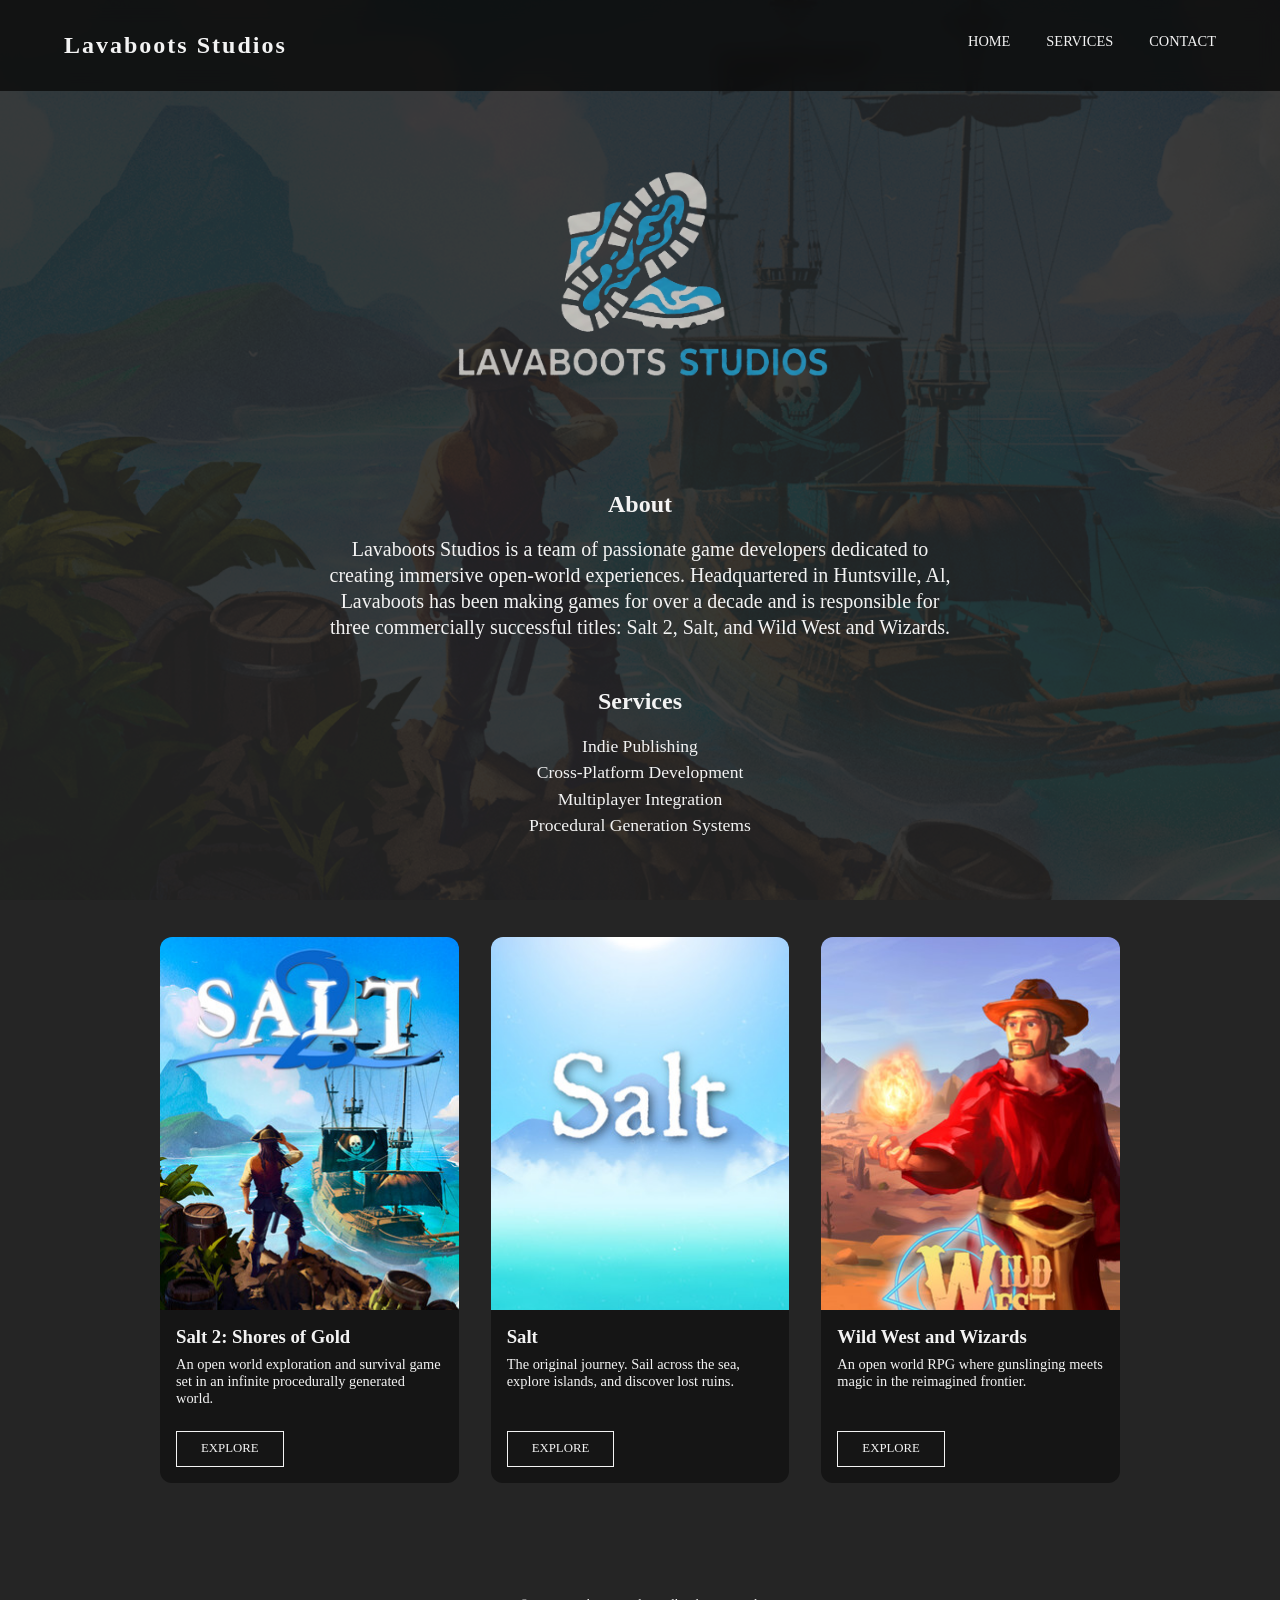
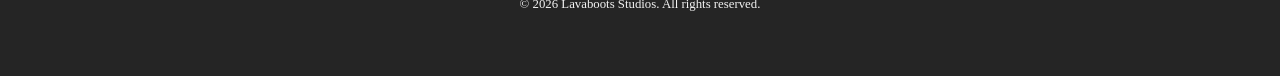
<file: index.html>
<!DOCTYPE html>
<html lang="en">
<head>
    <meta charset="UTF-8">
    <meta name="viewport" content="width=device-width, initial-scale=1.0">
    <title>Lavaboots Studios</title>
    <link rel="stylesheet" href="style.css">
</head>
<body>
    <nav aria-label="Primary Navigation">
        <h1 class="logo">Lavaboots Studios</h1>
        <div class="nav-links">
            <a href="index.html">Home</a>
            <a href="services.html">Services</a>
            <a href="contact.html">Contact</a>
        </div>
    </nav>

    <main>
        <section class="hero">
            <img id="image-logo" src="Images/LavabootsLogo.png" alt="Lavaboots Logo" width="400">
            <h1>About</h1>
            <br>
            <p>Lavaboots Studios is a team of passionate game developers 
            dedicated to creating immersive open-world experiences.
            Headquartered in Huntsville, Al, Lavaboots has been making 
            games for over a decade and is responsible for three 
            commercially successful titles: Salt 2, Salt, and Wild West and Wizards.
            </p>
            <h1>Services</h1>
            <br>
            <ul>
                <li>Indie Publishing</li>
                <li>Cross-Platform Development</li>
                <li>Multiplayer Integration</li>
                <li>Procedural Generation Systems</li>
            </ul>
        </section>

        <section id="games" class="game-grid">
            <div class="game-card">
                <img src="Images/Salt2Logo.jpg" alt="Salt 2:Shores of Gold" class="game-img">
                <div class="game-info">
                    <h3>Salt 2: Shores of Gold</h3>
                    <p>An open world exploration and survival game set in an infinite procedurally generated world.</p>
                    <a href="https://store.steampowered.com/app/1574900/Salt_2_Shores_of_Gold/" class="btn" target="_blank" aria-label="Explore Salt Two">Explore</a>
                </div>
            </div>

            <div class="game-card">
                <img src="Images/SaltLogo.jpg" alt="Salt" class="game-img">
                <div class="game-info">
                    <h3>Salt</h3>
                    <p>The original journey. Sail across the sea, explore islands, and discover lost ruins.</p>
                    <a href="https://store.steampowered.com/app/327860/Salt/" class="btn" target="_blank" aria-label="Explore Salt One">Explore</a>
                </div>
            </div>

            <div class="game-card">
                <img src="Images/WildWestAndWizardsLogo.jpg" alt="Wild West and Wizards" class="game-img">
                <div class="game-info">
                    <h3>Wild West and Wizards</h3>
                    <p>An open world RPG where gunslinging meets magic in the reimagined frontier.</p>
                    <a href="https://store.steampowered.com/app/1071290/Wild_West_and_Wizards/" class="btn" target="_blank" aria-label="Explore Wild West and Wizards">Explore</a>
                </div>
            </div>
        </section>

    </main>


    <footer>
        <p></p>
    </footer>

    <script src="script.js"></script>
</body>
</html>
</file>
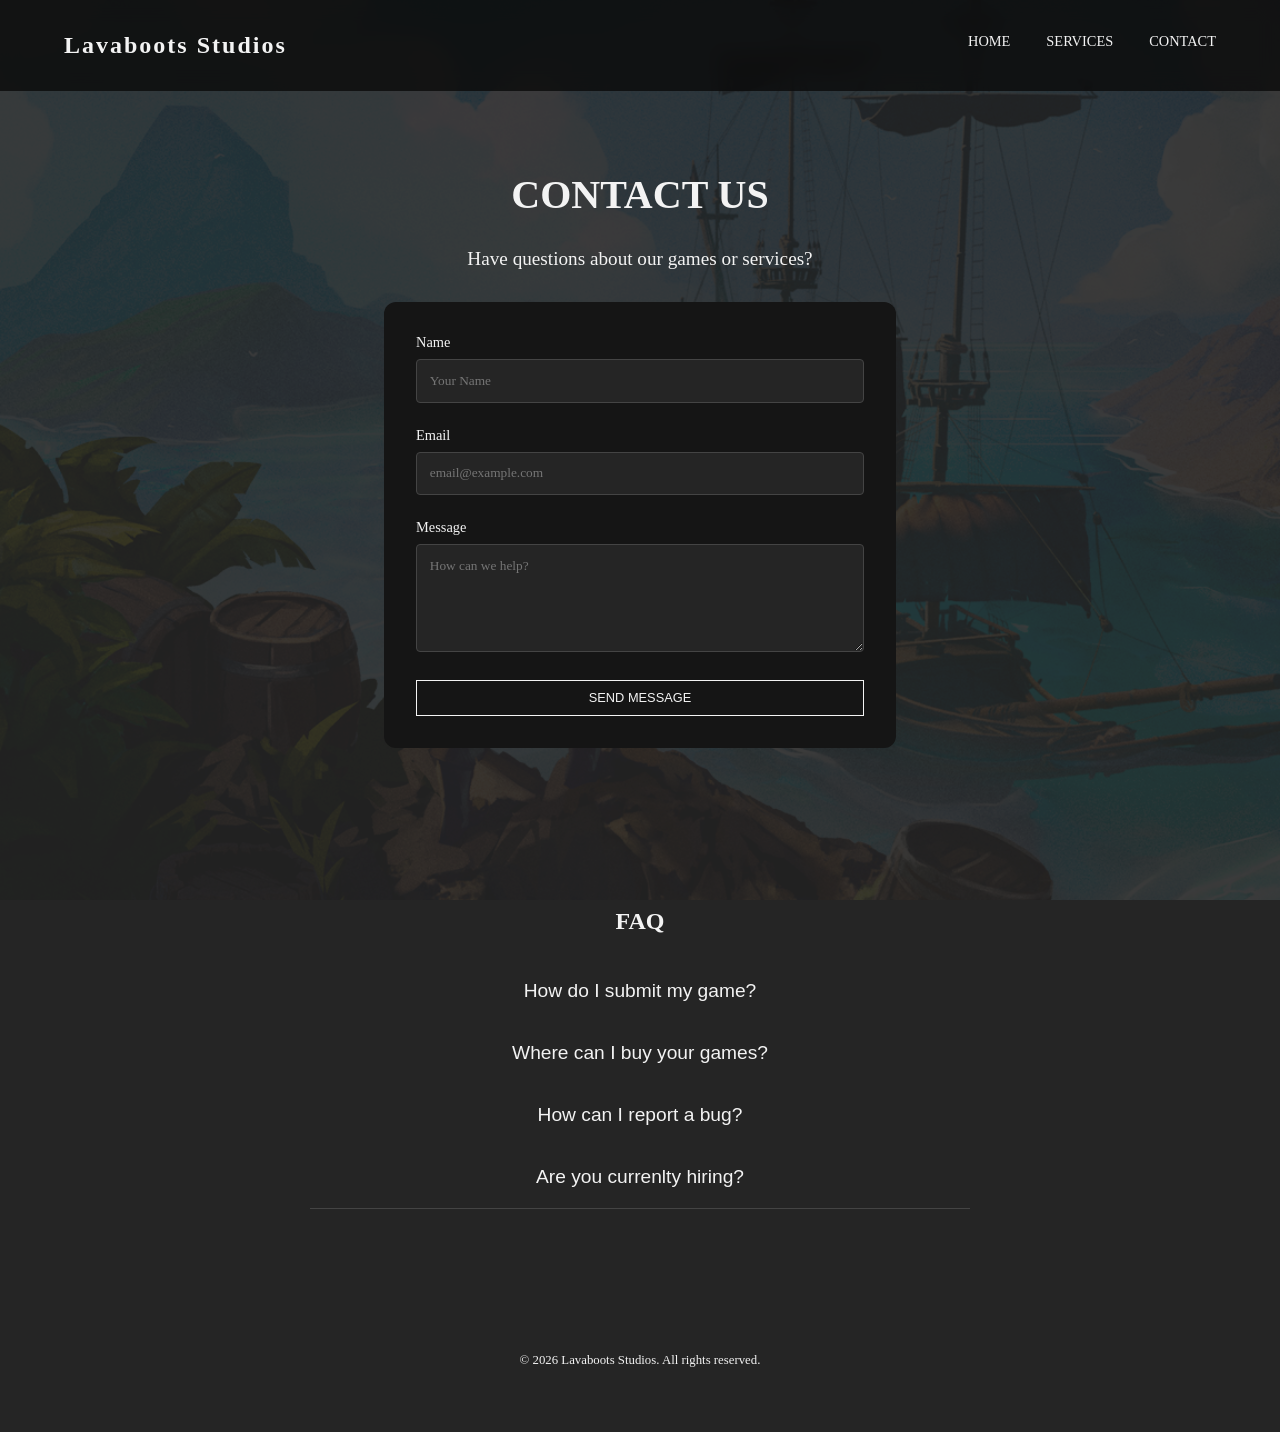
<file: contact.html>
<!DOCTYPE html>
<html lang="en">
<head>
    <meta charset="UTF-8">
    <meta name="viewport" content="width=device-width, initial-scale=1.0">
    <title>Lavaboots Studios</title>
    <link rel="stylesheet" href="style.css">
</head>
<body>
    <nav aria-label="Primary Navigation">
        <h1 class="logo">Lavaboots Studios</h1>
        <div class="nav-links">
            <a href="index.html">Home</a>
            <a href="services.html">Services</a>
            <a href="contact.html">Contact</a>
        </div>
    </nav>

    <main>
        <section id="contact" class="contact-section">
            <h1 class="section-title">Contact Us</h1>
            <p class="contact-subtitle">Have questions about our games or services?</p>
            
            <form class="contact-form">
                <div class="form-group">
                    <label for="name">Name</label>
                    <input type="text" id="name" name="name" placeholder="Your Name" required>
                </div>

                <div class="form-group">
                    <label for="email">Email</label>
                    <input type="email" id="email" name="email" placeholder="email@example.com" required>
                </div>

                <div class="form-group">
                    <label for="message">Message</label>
                    <textarea id="message" name="message" rows="5" placeholder="How can we help?" required></textarea>
                </div>

                <button type="submit" class="btn submit-btn">Send Message</button>
            </form>
        </section>

        <section class="faq-section">
            <h1>FAQ</h1>
            <div class="faq-item">
                <button class="faq-question">How do I submit my game?</button>
                <div class="faq-answer"><p>Contact us via the form below with a pitch deck!</p></div>
                <button class="faq-question">Where can I buy your games?</button>
                <div class="faq-answer"><p>You can currently buy our entire collection on the Steam Store.</p></div>
                <button class="faq-question">How can I report a bug?</button>
                <div class="faq-answer"><p>All of our games feature in-game bug report systems.</p></div>
                <button class="faq-question">Are you currenlty hiring?</button>
                <div class="faq-answer"><p>We aren't actively hiring at the moment.</p></div>
            </div>
        </section>
    </main>

    <footer>
        <p></p>
    </footer>

    <script src="script.js"></script>
</body>
</html>
</file>
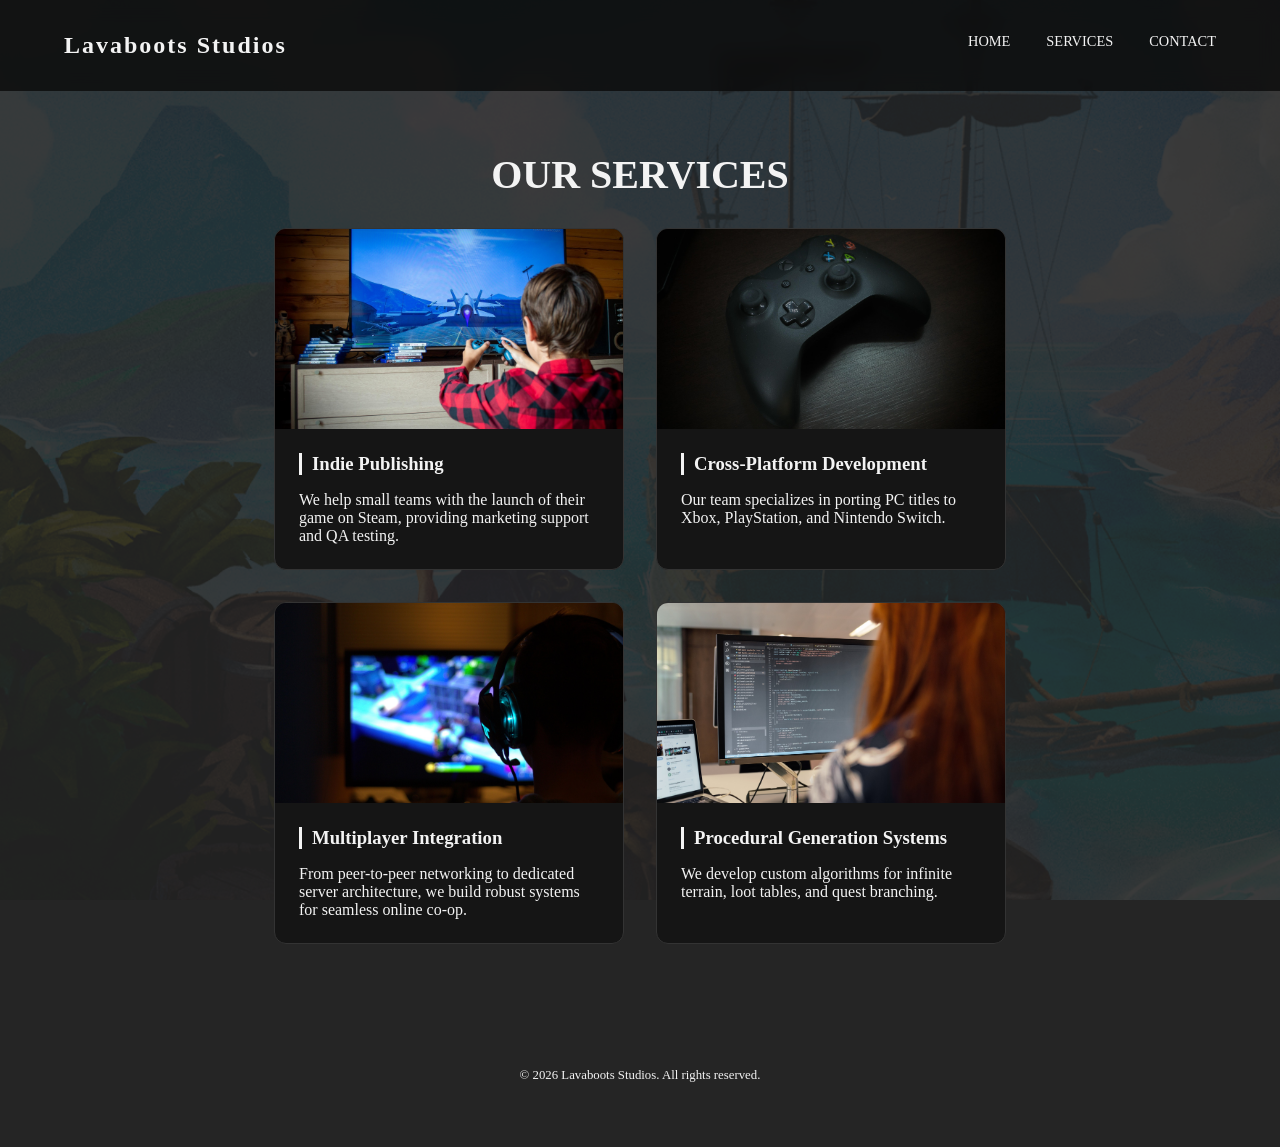
<file: services.html>
<!DOCTYPE html>
<html lang="en">
<head>
    <meta charset="UTF-8">
    <meta name="viewport" content="width=device-width, initial-scale=1.0">
    <title>Lavaboots Studios</title>
    <link rel="stylesheet" href="style.css">
</head>
<body>
    <nav aria-label="Primary Navigation">
        <h1 class="logo">Lavaboots Studios</h1>
        <div class="nav-links">
            <a href="index.html">Home</a>
            <a href="services.html">Services</a>
            <a href="contact.html">Contact</a>
        </div>
    </nav>

    <main>
        <section id="services" class="services-section">
            <h1 class="section-title">Our Services</h1>
            <div id="services-container" class="services-grid"></div>
        </section>
    </main>

    <footer>
        <p></p>
    </footer>

    <script src="script.js"></script>
</body>
</html>
</file>
<file: style.css>
:root {
    --bg: #0a1328;
    --card-bg: #151515;
    --accent: #f3f3f3;
    --text-muted: #888;
}

* {
     margin: 0; 
     padding: 0; 
     box-sizing: border-box; 
    }

body {
    position: relative;
    background-color: #252525;
    color: #f3f3f3;
    margin: 0;
    min-height: 100vh;
}

body::before {
    content: "";
    position: fixed;
    top: 0;
    left: 0;
    width: 100%;
    height: 100%;
    background-image: url("Images/Background.png"); 
    background-size: cover;
    background-position: center;
    opacity: 0.1; 
    z-index: -1;
    pointer-events: none;
}

nav {
    display: flex;
    justify-content: space-between;
    padding: 2rem 5%;
    position: sticky;
    top: 0;
    background: rgba(10, 10, 10, 0.8);
    backdrop-filter: blur(10px);
    z-index: 100;
}

.logo { 
    font-size: 1.5rem;
    font-weight: bold;
    letter-spacing: 2px; 
}

.nav-links a {
    color: var(--accent);
    text-decoration: none;
    margin-left: 2rem;
    font-size: 0.9rem;
    text-transform: uppercase;
    transition: opacity 0.3s;
}

.nav-links a:hover { 
    opacity: 0.6; 
}

.hero {
    font-family: 'Times New Roman', Times, serif;
    display: flex;
    flex-direction: column;
    justify-content: center;
    align-items: center;
    text-align: center;
    margin-bottom: 3rem;
}

.hero p {
    max-width: 50%;
    font-size: 1.25rem;
    margin: auto;
    line-height: 1.3;
    margin-bottom: 3rem;
}

.hero ul{
    font-size: 1.1rem;
    list-style-type: none;
    line-height: 1.5;
}

.game-grid {
    display: grid;
    max-width: 1000px; 
    margin: 0 auto; 
    grid-template-columns: repeat(auto-fit, minmax(280px, 1fr));
    gap: 2rem;
    padding: 50px 20px;
}

.game-card {
    background: var(--card-bg);
    border-radius: 12px;
    overflow: hidden;
    display: flex;
    flex-direction: column;
    height: 100%; 
}

.game-img {
    width: 100%;
    aspect-ratio: 4 / 5; 
    object-fit: cover;
    object-position: top; 
    display: block; 
}

.game-info {
    padding: 1rem; 
    display: flex;
    flex-direction: column;
    flex-grow: 1;
}
.game-info h3 { 
    margin-bottom: 0.5rem; 
}

.game-info p { 
    font-size: 0.9rem;
    margin-bottom: 1.5rem; 
}

.btn {
    display: inline-block;
    padding: 0.6rem 1.5rem;
    border: 1px solid var(--accent);
    color: var(--accent);
    text-decoration: none;
    font-size: 0.8rem;
    text-transform: uppercase;
    transition: all 0.3s;
    margin-top: auto; 
    align-self: flex-start;
}

.btn:hover {
     background: var(--accent); 
     color: var(--bg); 
    }

.services-section {
    padding: 60px 5%;
    text-align: center;
    max-width: 1100px;
    margin: 0 auto;
}

.section-title {
    margin-bottom: 3rem;
    font-size: 2.5rem;
    text-transform: uppercase;
}

.services-grid {
    display: flex;
    flex-wrap: wrap;
    justify-content: center;
    gap: 2rem;
    text-align: left;
    max-width: 1200px;
    margin: 0 auto;
}

.service-card {
    background: var(--card-bg);
    border-radius: 12px;
    overflow: hidden;
    transition: transform 0.3s ease;
    border: 1px solid #333;
    width: 350px;
    display: flex;
    flex-direction: column;
}

.service-card:hover {
    transform: translateY(-5px);
}

.service-image {
    width: 100%;
    height: 200px;
    object-fit: cover;
    display: block;
}

.service-content {
    padding: 1.5rem;
}

.service-content h3 {
    margin-bottom: 1rem;
    color: var(--accent);
    border-left: 3px solid var(--accent);
    padding-left: 10px;
}

.contact-section {
    padding: 80px 5%;
    max-width: 50%;
    margin: 0 auto;
    text-align: center;
}

.contact-subtitle {
    font-size: 1.2rem;
    margin-bottom: 2rem;
}

.contact-form {
    background: var(--card-bg);
    padding: 2rem;
    border-radius: 12px;
    text-align: left;
}

.form-group {
    margin-bottom: 1.5rem;
}

.form-group label {
    display: block;
    margin-bottom: 0.5rem;
    font-size: 0.9rem;
}

.form-group input, 

.form-group textarea {
    width: 100%;
    padding: 0.8rem;
    background: #252525;
    border: 1px solid #444;
    color: white;
    border-radius: 4px;
    font-family: inherit;
}

.form-group textarea:focus {
    outline: none;
    border-color: var(--accent);
}

.submit-btn {
    width: 100%;
    cursor: pointer;
    background: transparent;
}

.faq-section {
    max-width: 700px;
    margin: 80px auto; 
    padding: 0 20px;
    font-family: 'Times New Roman', Times, serif
}

.faq-section h1{
    text-align: center;
    margin-bottom: 25px;
}

.section-title {
    text-align: center;
    margin-bottom: 30px;
}

.faq-item {
    border-bottom: 1px solid #444; 
}

.faq-question {
    width: 100%;
    display: flex;
    justify-content: center;
    align-items: center;
    gap: 15px;            
    text-align: center;
    padding: 20px 0;
    background: none;
    border: none;
    color: var(--accent);
    cursor: pointer;
    font-size: 1.2rem;
}

.faq-answer {
    display: none; 
    padding-bottom: 20px;
    line-height: 1.6;
}

.faq-answer p {
    text-align: center; 
    padding: 10px 0 30px 0;
}

.faq-answer.show {
    display: block;
}

footer { 
    text-align: center; 
    padding: 4rem; 
    font-size: 0.8rem; 
}
</file>
